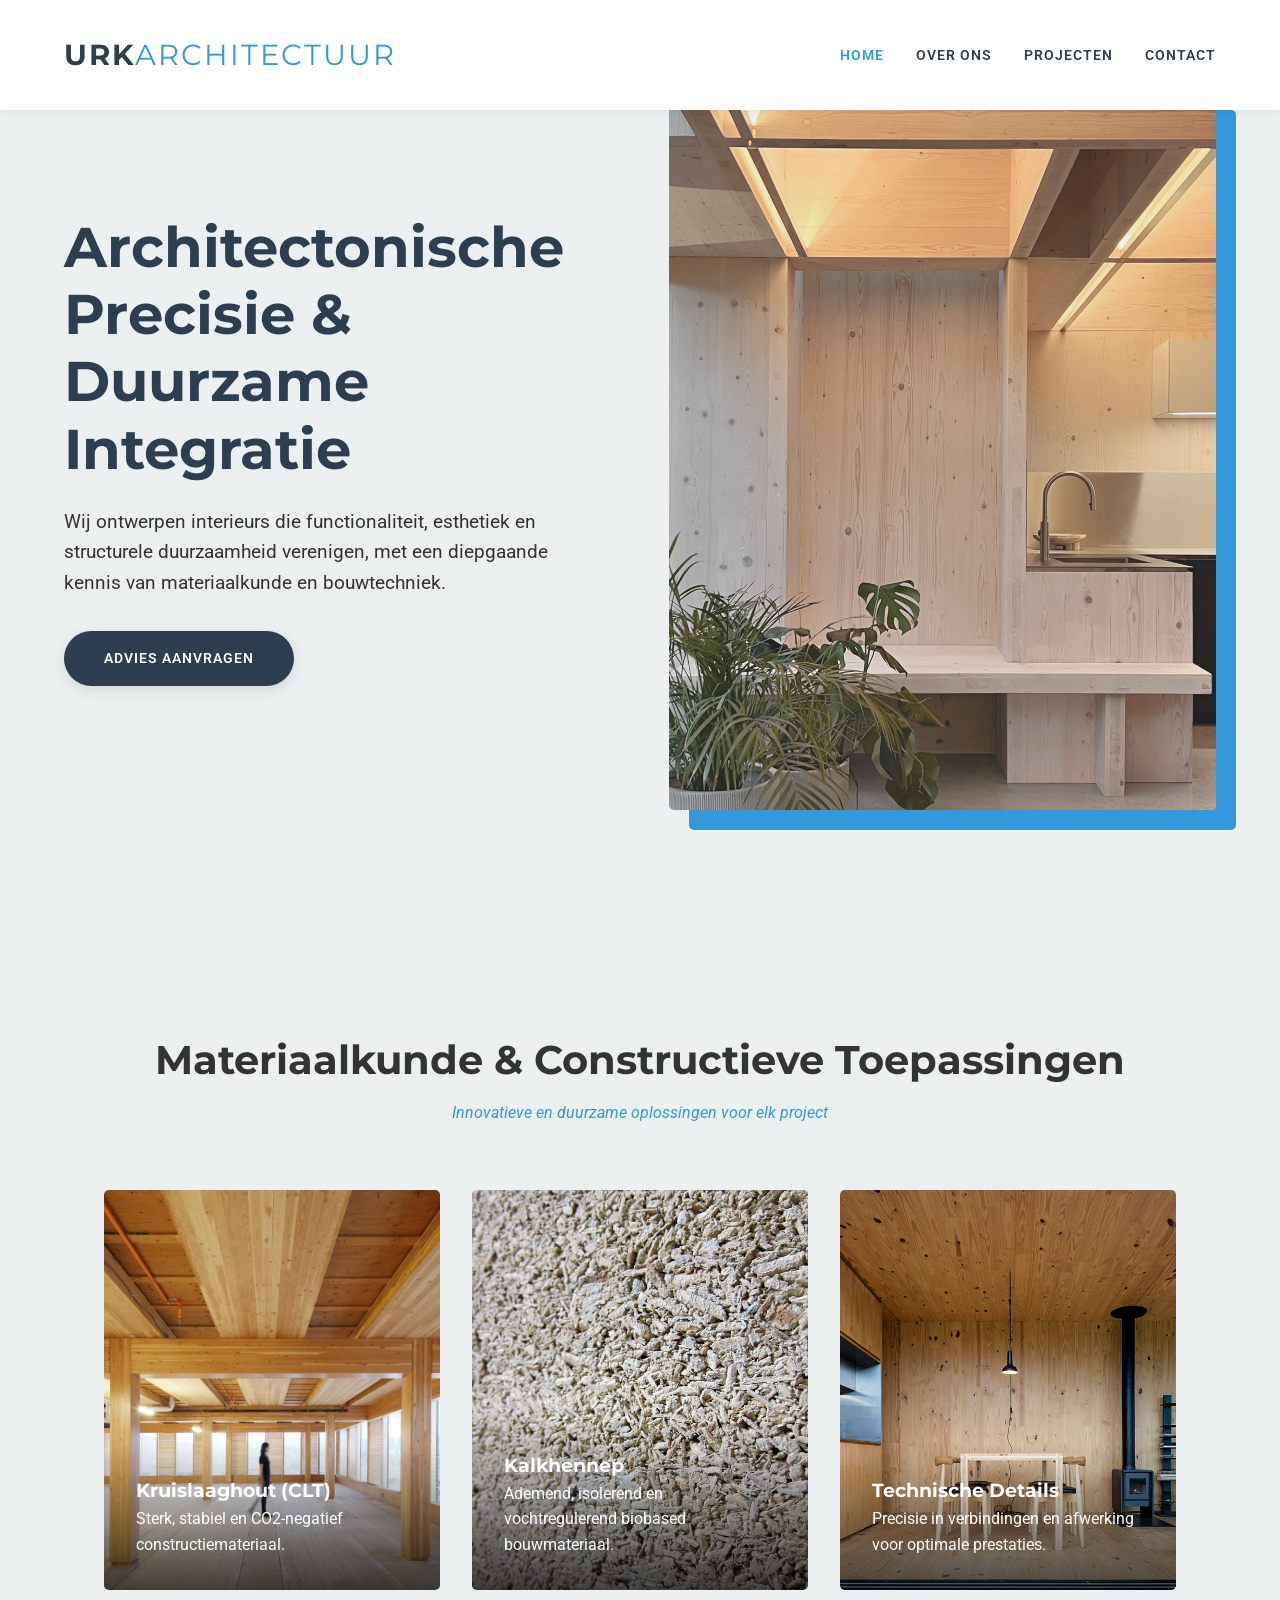
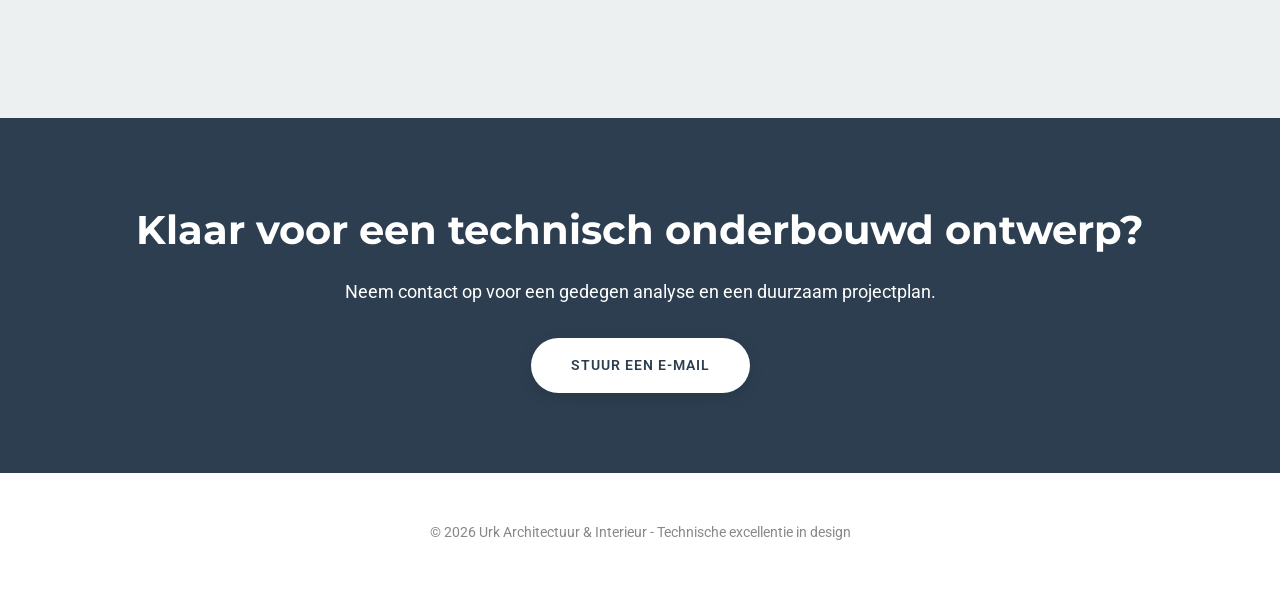
<file: index.html>
<!DOCTYPE html>
<html lang="nl">
<head>
    <meta charset="UTF-8">
    <meta name="viewport" content="width=device-width, initial-scale=1.0">
    <title>Urk Architectuur & Interieur | Technisch Ontwerp & Duurzaamheid</title>
    <meta name="description" content="Specialist in architectonisch interieurontwerp op Urk, met focus op technische precisie, duurzame materialen zoals kalkhennep en CLT, en innovatieve bouwoplossingen.">
    <link rel="stylesheet" href="stylesheet.css">
    <link rel="preconnect" href="https://fonts.googleapis.com">
    <link rel="preconnect" href="https://fonts.gstatic.com" crossorigin>
    <link href="https://fonts.googleapis.com/css2?family=Roboto:wght@300;400;700&family=Montserrat:wght@400;600&display=swap" rel="stylesheet">
</head>
<body>
    <header>
        <nav>
            <div class="logo">URK<span>ARCHITECTUUR</span></div>
            <ul>
                <li><a href="index.html" class="active">Home</a></li>
                <li><a href="pages/over-ons.html">Over ons</a></li>
                <li><a href="pages/projecten.html">Projecten</a></li>
                <li><a href="pages/contact.html">Contact</a></li>
            </ul>
        </nav>
    </header>

    <main>
        <section class="hero">
            <div class="hero-content">
                <h1>Architectonische Precisie & Duurzame Integratie</h1>
                <p>Wij ontwerpen interieurs die functionaliteit, esthetiek en structurele duurzaamheid verenigen, met een diepgaande kennis van materiaalkunde en bouwtechniek.</p>
                <a href="mailto:info@urkarchitectuur.nl" class="btn">Advies aanvragen</a>
            </div>
            <div class="hero-image">
                <img src="img/tech_hero.jpg" alt="Modern architectonisch interieur met houten elementen">
            </div>
        </section>

        <section class="materials">
            <h2>Materiaalkunde & Constructieve Toepassingen</h2>
            <p class="subtitle">Innovatieve en duurzame oplossingen voor elk project</p>
            <div class="material-grid">
                <div class="material-item">
                    <img src="img/tech_clt.jpg" alt="Kruislaaghout (CLT) constructie">
                    <div class="overlay"><h3>Kruislaaghout (CLT)</h3><p>Sterk, stabiel en CO2-negatief constructiemateriaal.</p></div>
                </div>
                <div class="material-item">
                    <img src="img/sustainable_hemp.jpg" alt="Kalkhennep wandtextuur">
                    <div class="overlay"><h3>Kalkhennep</h3><p>Ademend, isolerend en vochtregulerend biobased bouwmateriaal.</p></div>
                </div>
                <div class="material-item">
                    <img src="img/tech_detail.jpg" alt="Technisch detail van een houten verbinding">
                    <div class="overlay"><h3>Technische Details</h3><p>Precisie in verbindingen en afwerking voor optimale prestaties.</p></div>
                </div>
            </div>
        </section>

        <section class="cta">
            <div class="cta-box">
                <h2>Klaar voor een technisch onderbouwd ontwerp?</h2>
                <p>Neem contact op voor een gedegen analyse en een duurzaam projectplan.</p>
                <a href="mailto:info@urkarchitectuur.nl" class="btn secondary">Stuur een e-mail</a>
            </div>
        </section>
    </main>

    <footer>
        <p>&copy; 2026 Urk Architectuur & Interieur - Technische excellentie in design</p>
    </footer>

    <script src="javascript.js"></script>
</body>
</html>
</file>
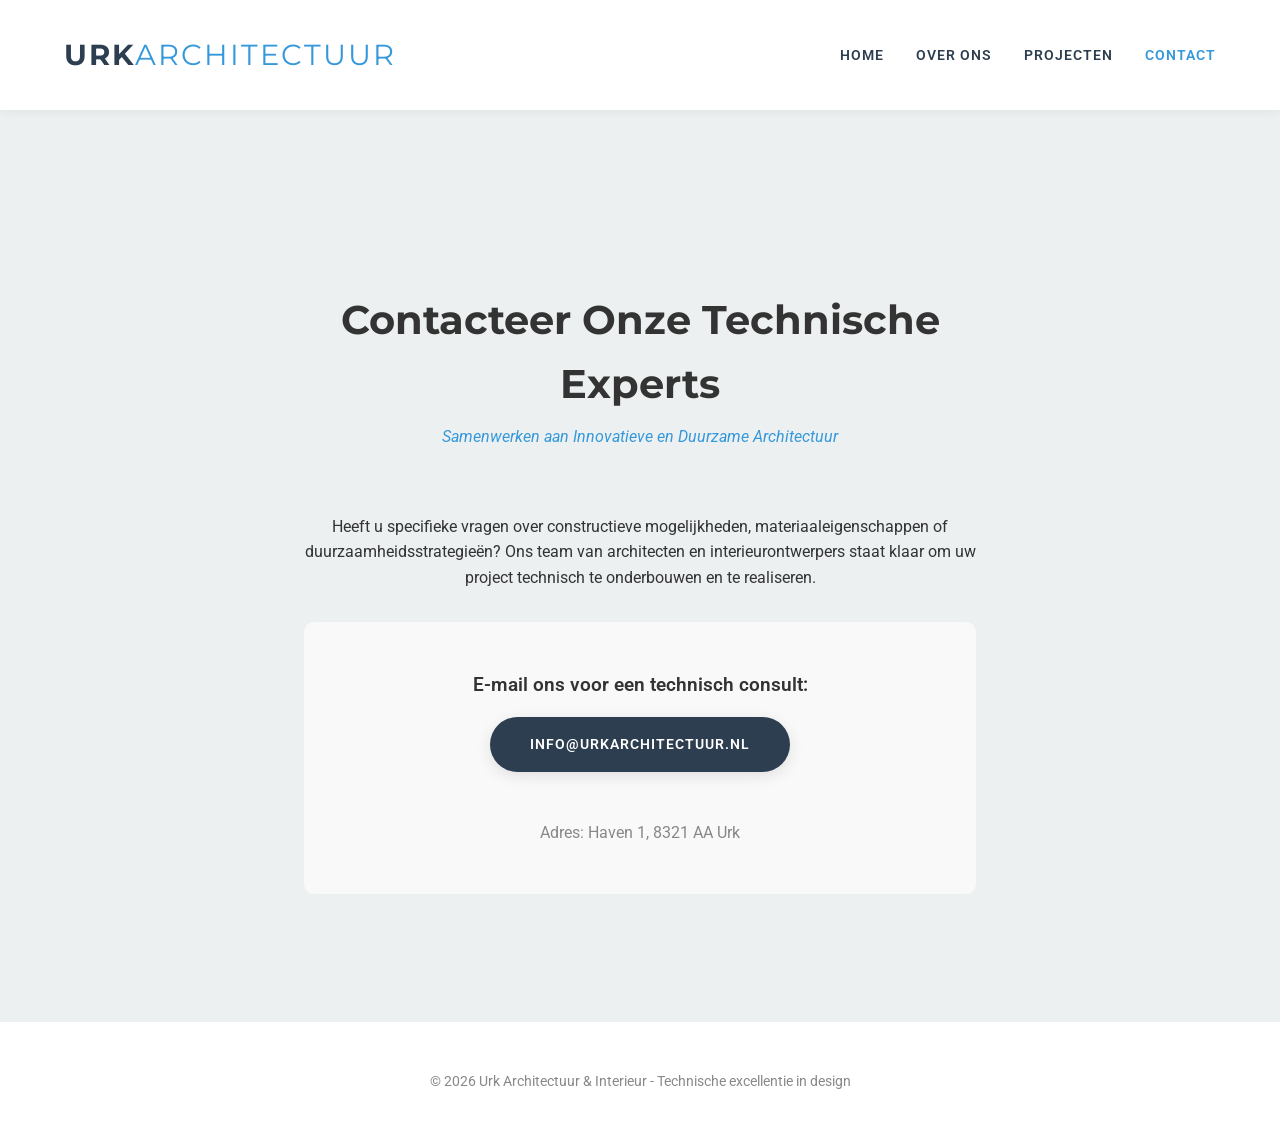
<file: pages/contact.html>
<!DOCTYPE html>
<html lang="nl">
<head>
    <meta charset="UTF-8">
    <meta name="viewport" content="width=device-width, initial-scale=1.0">
    <title>Contact | Urk Architectuur & Interieur</title>
    <link rel="stylesheet" href="../stylesheet.css">
    <link rel="preconnect" href="https://fonts.googleapis.com">
    <link rel="preconnect" href="https://fonts.gstatic.com" crossorigin>
    <link href="https://fonts.googleapis.com/css2?family=Roboto:wght@300;400;700&family=Montserrat:wght@400;600&display=swap" rel="stylesheet">
</head>
<body>
    <header>
        <nav>
            <div class="logo">URK<span>ARCHITECTUUR</span></div>
            <ul>
                <li><a href="../index.html">Home</a></li>
                <li><a href="over-ons.html">Over ons</a></li>
                <li><a href="projecten.html">Projecten</a></li>
                <li><a href="contact.html" class="active">Contact</a></li>
            </ul>
        </nav>
    </header>

    <main style="padding-top: 10rem;">
        <section class="materials" style="text-align: center; max-width: 800px; margin: 0 auto;">
            <h2>Contacteer Onze Technische Experts</h2>
            <p class="subtitle">Samenwerken aan Innovatieve en Duurzame Architectuur</p>
            <p style="margin-bottom: 2rem;">Heeft u specifieke vragen over constructieve mogelijkheden, materiaaleigenschappen of duurzaamheidsstrategieën? Ons team van architecten en interieurontwerpers staat klaar om uw project technisch te onderbouwen en te realiseren.</p>
            <div style="background-color: #f9f9f9; padding: 3rem; border-radius: 10px; margin-top: 2rem;">
                <p style="font-size: 1.2rem; margin-bottom: 1rem; font-weight: 600;">E-mail ons voor een technisch consult:</p>
                <a href="mailto:info@urkarchitectuur.nl" class="btn" style="margin-bottom: 2rem;">info@urkarchitectuur.nl</a>
                <p style="margin-top: 1rem; color: #888;">Adres: Haven 1, 8321 AA Urk</p>
            </div>
        </section>
    </main>

    <footer>
        <p>&copy; 2026 Urk Architectuur & Interieur - Technische excellentie in design</p>
    </footer>

    <script src="../javascript.js"></script>
</body>
</html>
</file>
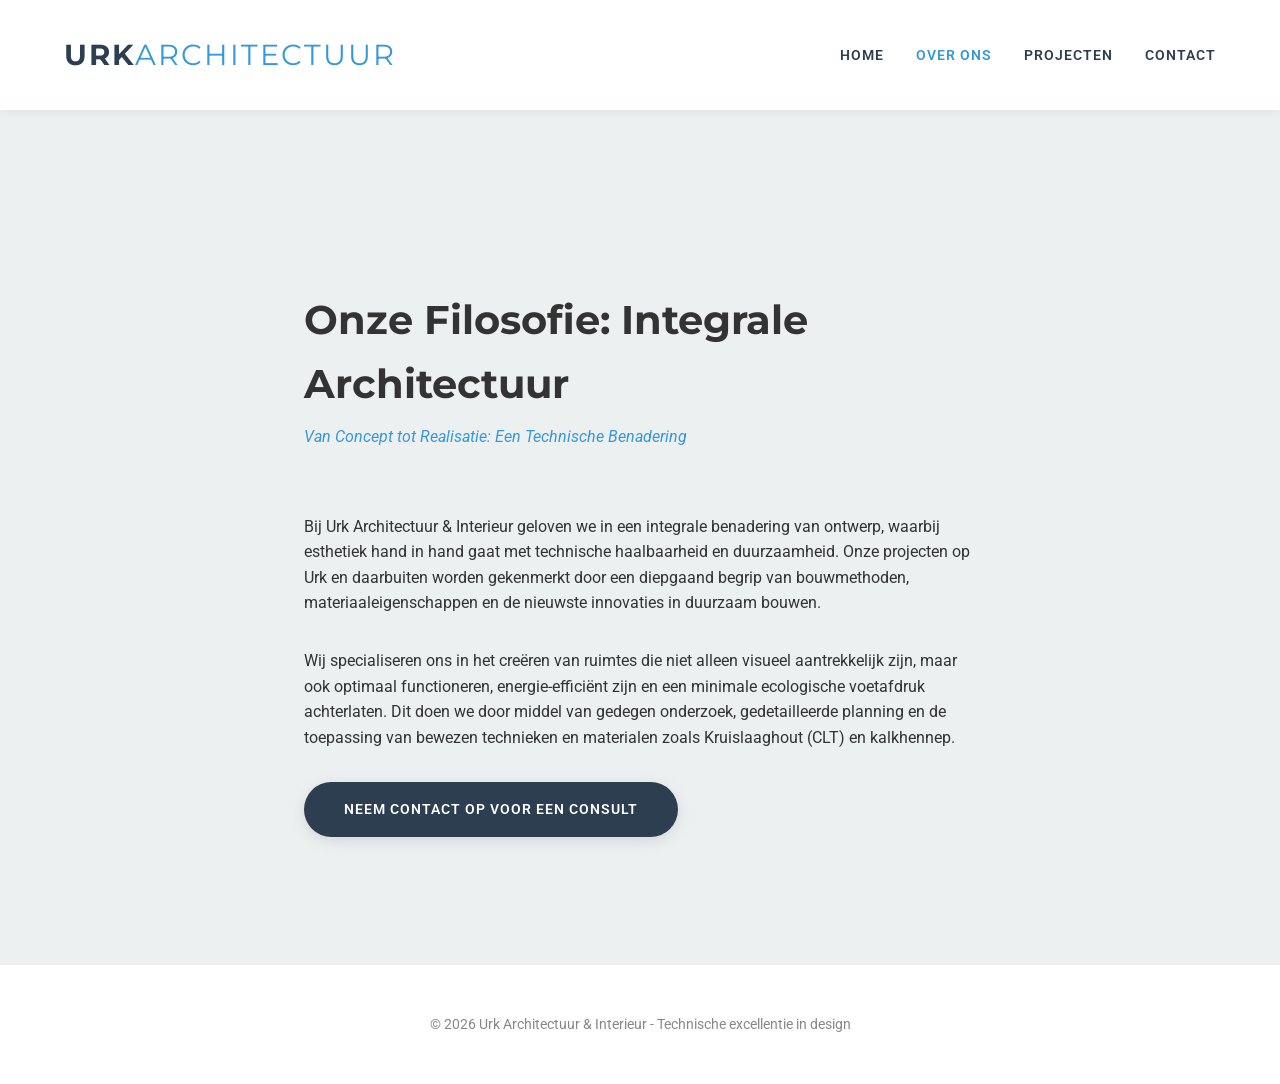
<file: pages/over-ons.html>
<!DOCTYPE html>
<html lang="nl">
<head>
    <meta charset="UTF-8">
    <meta name="viewport" content="width=device-width, initial-scale=1.0">
    <title>Over Ons | Urk Architectuur & Interieur</title>
    <link rel="stylesheet" href="../stylesheet.css">
    <link rel="preconnect" href="https://fonts.googleapis.com">
    <link rel="preconnect" href="https://fonts.gstatic.com" crossorigin>
    <link href="https://fonts.googleapis.com/css2?family=Roboto:wght@300;400;700&family=Montserrat:wght@400;600&display=swap" rel="stylesheet">
</head>
<body>
    <header>
        <nav>
            <div class="logo">URK<span>ARCHITECTUUR</span></div>
            <ul>
                <li><a href="../index.html">Home</a></li>
                <li><a href="over-ons.html" class="active">Over ons</a></li>
                <li><a href="projecten.html">Projecten</a></li>
                <li><a href="contact.html">Contact</a></li>
            </ul>
        </nav>
    </header>

    <main style="padding-top: 10rem;">
        <section class="materials" style="text-align: left; max-width: 800px; margin: 0 auto;">
            <h2>Onze Filosofie: Integrale Architectuur</h2>
            <p class="subtitle">Van Concept tot Realisatie: Een Technische Benadering</p>
            <p style="margin-bottom: 2rem;">Bij Urk Architectuur & Interieur geloven we in een integrale benadering van ontwerp, waarbij esthetiek hand in hand gaat met technische haalbaarheid en duurzaamheid. Onze projecten op Urk en daarbuiten worden gekenmerkt door een diepgaand begrip van bouwmethoden, materiaaleigenschappen en de nieuwste innovaties in duurzaam bouwen.</p>
            <p style="margin-bottom: 2rem;">Wij specialiseren ons in het creëren van ruimtes die niet alleen visueel aantrekkelijk zijn, maar ook optimaal functioneren, energie-efficiënt zijn en een minimale ecologische voetafdruk achterlaten. Dit doen we door middel van gedegen onderzoek, gedetailleerde planning en de toepassing van bewezen technieken en materialen zoals Kruislaaghout (CLT) en kalkhennep.</p>
            <a href="contact.html" class="btn">Neem contact op voor een consult</a>
        </section>
    </main>

    <footer>
        <p>&copy; 2026 Urk Architectuur & Interieur - Technische excellentie in design</p>
    </footer>

    <script src="../javascript.js"></script>
</body>
</html>
</file>
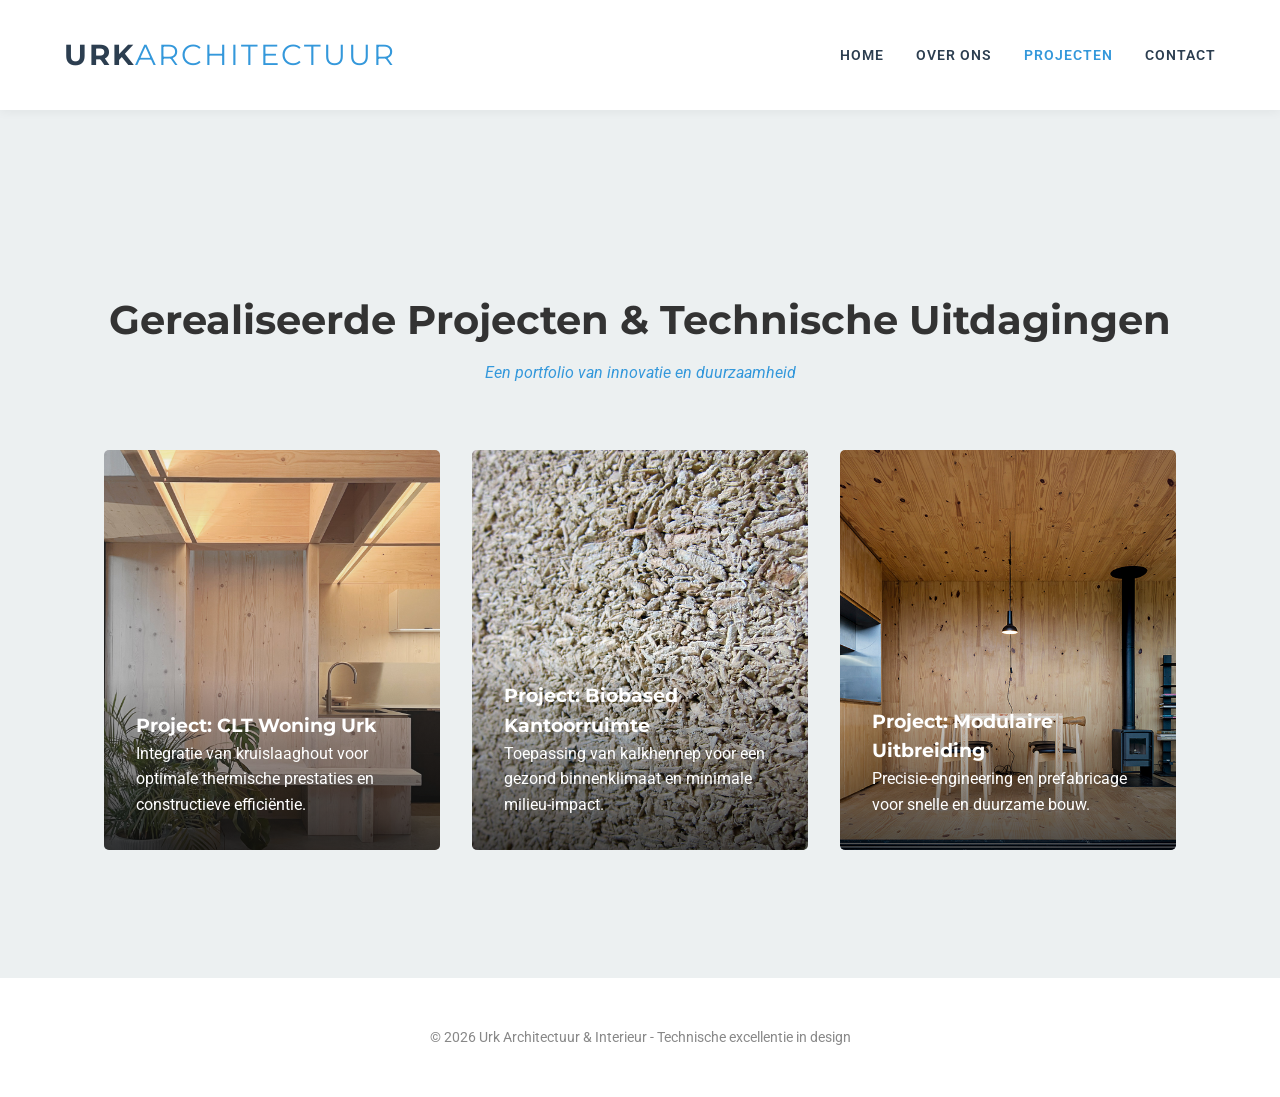
<file: pages/projecten.html>
<!DOCTYPE html>
<html lang="nl">
<head>
    <meta charset="UTF-8">
    <meta name="viewport" content="width=device-width, initial-scale=1.0">
    <title>Projecten | Urk Architectuur & Interieur</title>
    <link rel="stylesheet" href="../stylesheet.css">
    <link rel="preconnect" href="https://fonts.googleapis.com">
    <link rel="preconnect" href="https://fonts.gstatic.com" crossorigin>
    <link href="https://fonts.googleapis.com/css2?family=Roboto:wght@300;400;700&family=Montserrat:wght@400;600&display=swap" rel="stylesheet">
</head>
<body>
    <header>
        <nav>
            <div class="logo">URK<span>ARCHITECTUUR</span></div>
            <ul>
                <li><a href="../index.html">Home</a></li>
                <li><a href="over-ons.html">Over ons</a></li>
                <li><a href="projecten.html" class="active">Projecten</a></li>
                <li><a href="contact.html">Contact</a></li>
            </ul>
        </nav>
    </header>

    <main style="padding-top: 10rem;">
        <section class="materials">
            <h2>Gerealiseerde Projecten & Technische Uitdagingen</h2>
            <p class="subtitle">Een portfolio van innovatie en duurzaamheid</p>
            <div class="material-grid">
                <div class="material-item">
                    <img src="../img/tech_hero.jpg" alt="CLT constructie in een modern interieur">
                    <div class="overlay"><h3>Project: CLT Woning Urk</h3><p>Integratie van kruislaaghout voor optimale thermische prestaties en constructieve efficiëntie.</p></div>
                </div>
                <div class="material-item">
                    <img src="../img/sustainable_hemp.jpg" alt="Kalkhennep wand in een interieur">
                    <div class="overlay"><h3>Project: Biobased Kantoorruimte</h3><p>Toepassing van kalkhennep voor een gezond binnenklimaat en minimale milieu-impact.</p></div>
                </div>
                <div class="material-item">
                    <img src="../img/tech_detail.jpg" alt="Detail van een architectonische verbinding">
                    <div class="overlay"><h3>Project: Modulaire Uitbreiding</h3><p>Precisie-engineering en prefabricage voor snelle en duurzame bouw.</p></div>
                </div>
            </div>
        </section>
    </main>

    <footer>
        <p>&copy; 2026 Urk Architectuur & Interieur - Technische excellentie in design</p>
    </footer>

    <script src="../javascript.js"></script>
</body>
</html>
</file>
<file: stylesheet.css>
/* Reset & Basis */
* {
    margin: 0;
    padding: 0;
    box-sizing: border-box;
}

:root {
    --primary-color: #2c3e50; /* Donkerblauw/grijs voor technische uitstraling */
    --secondary-color: #3498db; /* Helder blauw voor accenten */
    --accent-color: #ecf0f1; /* Lichtgrijs voor achtergronden */
    --text-color: #333333;
    --white: #ffffff;
    --transition: all 0.3s ease;
}

body {
    font-family: 'Roboto', sans-serif;
    color: var(--text-color);
    line-height: 1.6;
    background-color: var(--accent-color);
    overflow-x: hidden;
}

h1, h2, h3 {
    font-family: 'Montserrat', sans-serif;
    font-weight: 700;
}

a {
    text-decoration: none;
    color: inherit;
    transition: var(--transition);
}

ul {
    list-style: none;
}

/* Navigatie */
header {
    background-color: var(--white);
    padding: 2rem 5%;
    position: fixed;
    width: 100%;
    top: 0;
    z-index: 1000;
    box-shadow: 0 2px 10px rgba(0,0,0,0.05);
}

nav {
    display: flex;
    justify-content: space-between;
    align-items: center;
    max-width: 1200px;
    margin: 0 auto;
}

.logo {
    font-family: 'Montserrat', sans-serif;
    font-size: 1.8rem;
    letter-spacing: 2px;
    font-weight: 700;
    color: var(--primary-color);
}

.logo span {
    color: var(--secondary-color);
    font-weight: 400;
}

nav ul {
    display: flex;
    gap: 2rem;
}

nav ul li a {
    font-size: 0.9rem;
    text-transform: uppercase;
    letter-spacing: 1px;
    font-weight: 600;
    color: var(--primary-color);
}

nav ul li a:hover, nav ul li a.active {
    color: var(--secondary-color);
}

/* Hero Sectie */
.hero {
    height: 100vh;
    display: flex;
    align-items: center;
    padding: 0 5%;
    background-color: var(--accent-color);
    margin-top: 0;
    position: relative;
    overflow: hidden;
}

.hero-content {
    flex: 1;
    padding-right: 5%;
    z-index: 2;
}

.hero-content h1 {
    font-size: 3.5rem;
    line-height: 1.2;
    margin-bottom: 1.5rem;
    color: var(--primary-color);
}

.hero-content p {
    font-size: 1.2rem;
    margin-bottom: 2rem;
    max-width: 500px;
}

.hero-image {
    flex: 1;
    height: 80%;
    position: relative;
    z-index: 1;
}

.hero-image img {
    width: 100%;
    height: 100%;
    object-fit: cover;
    border-radius: 5px;
    box-shadow: 20px 20px 0px var(--secondary-color);
}

.btn {
    display: inline-block;
    padding: 1rem 2.5rem;
    background-color: var(--primary-color);
    color: var(--white);
    border-radius: 50px;
    font-weight: 600;
    text-transform: uppercase;
    letter-spacing: 1px;
    font-size: 0.9rem;
    box-shadow: 0 4px 15px rgba(0,0,0,0.1);
}

.btn:hover {
    background-color: var(--secondary-color);
    transform: translateY(-3px);
    box-shadow: 0 6px 20px rgba(0,0,0,0.15);
}

.btn.secondary {
    background-color: var(--white);
    color: var(--primary-color);
}

/* Materialen Sectie */
.materials {
    padding: 8rem 5%;
    max-width: 1200px;
    margin: 0 auto;
    text-align: center;
}

.materials h2 {
    font-size: 2.5rem;
    margin-bottom: 0.5rem;
}

.subtitle {
    font-style: italic;
    color: var(--secondary-color);
    margin-bottom: 4rem;
}

.material-grid {
    display: grid;
    grid-template-columns: repeat(3, 1fr);
    gap: 2rem;
}

.material-item {
    position: relative;
    height: 400px;
    overflow: hidden;
    border-radius: 5px;
}

.material-item img {
    width: 100%;
    height: 100%;
    object-fit: cover;
    transition: var(--transition);
}

.material-item:hover img {
    transform: scale(1.1);
}

.overlay {
    position: absolute;
    bottom: 0;
    left: 0;
    width: 100%;
    padding: 2rem;
    background: linear-gradient(transparent, rgba(0,0,0,0.7));
    color: var(--white);
    text-align: left;
}

/* CTA Sectie */
.cta {
    padding: 5rem 5%;
    background-color: var(--primary-color);
    color: var(--white);
    text-align: center;
}

.cta-box h2 {
    font-size: 2.5rem;
    margin-bottom: 1rem;
}

.cta-box p {
    margin-bottom: 2rem;
    font-size: 1.1rem;
}

/* Footer */
footer {
    padding: 3rem 5%;
    text-align: center;
    background-color: var(--white);
    font-size: 0.9rem;
    color: #888;
}

/* Responsive */
@media (max-width: 992px) {
    .hero {
        flex-direction: column;
        height: auto;
        padding: 10rem 5% 5rem;
    }
    .hero-content {
        padding-right: 0;
        margin-bottom: 3rem;
        text-align: center;
    }
    .hero-content p {
        margin: 0 auto 2rem;
    }
    .material-grid {
        grid-template-columns: 1fr;
    }
}
</file>
